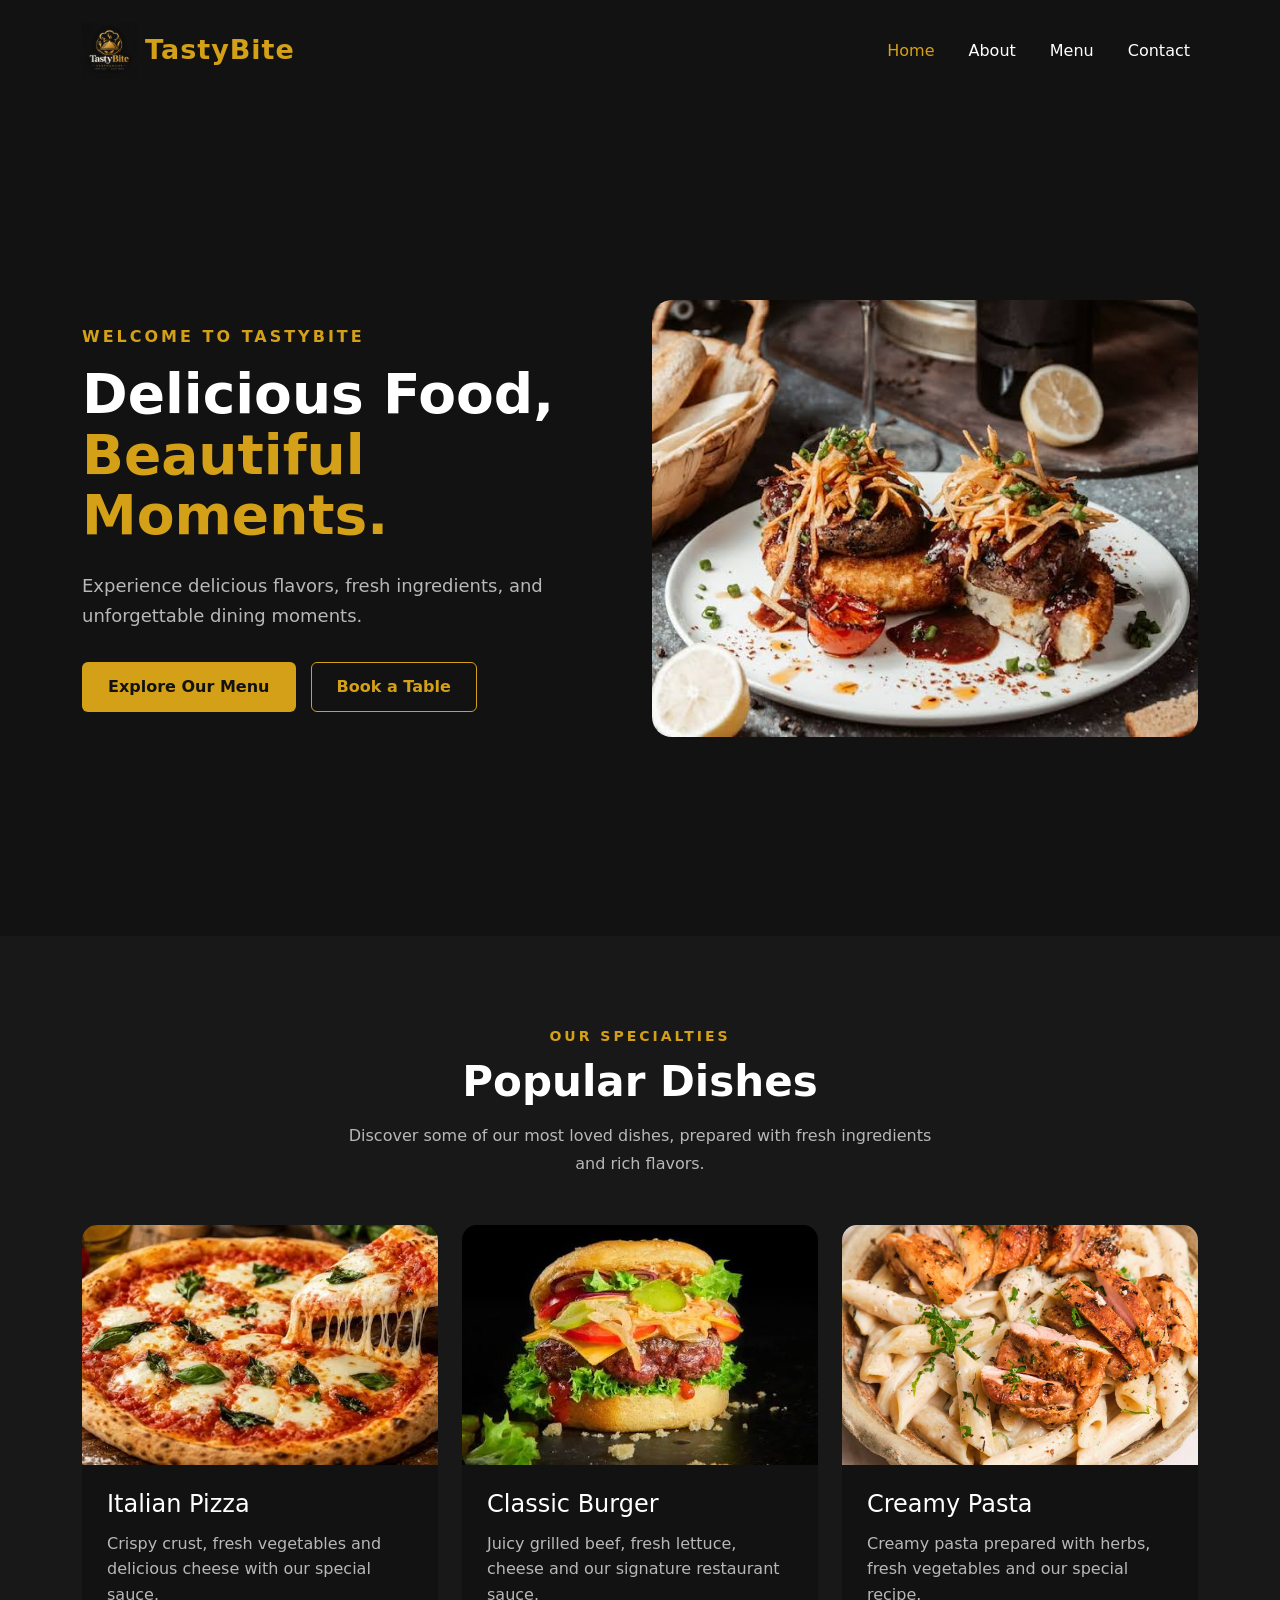
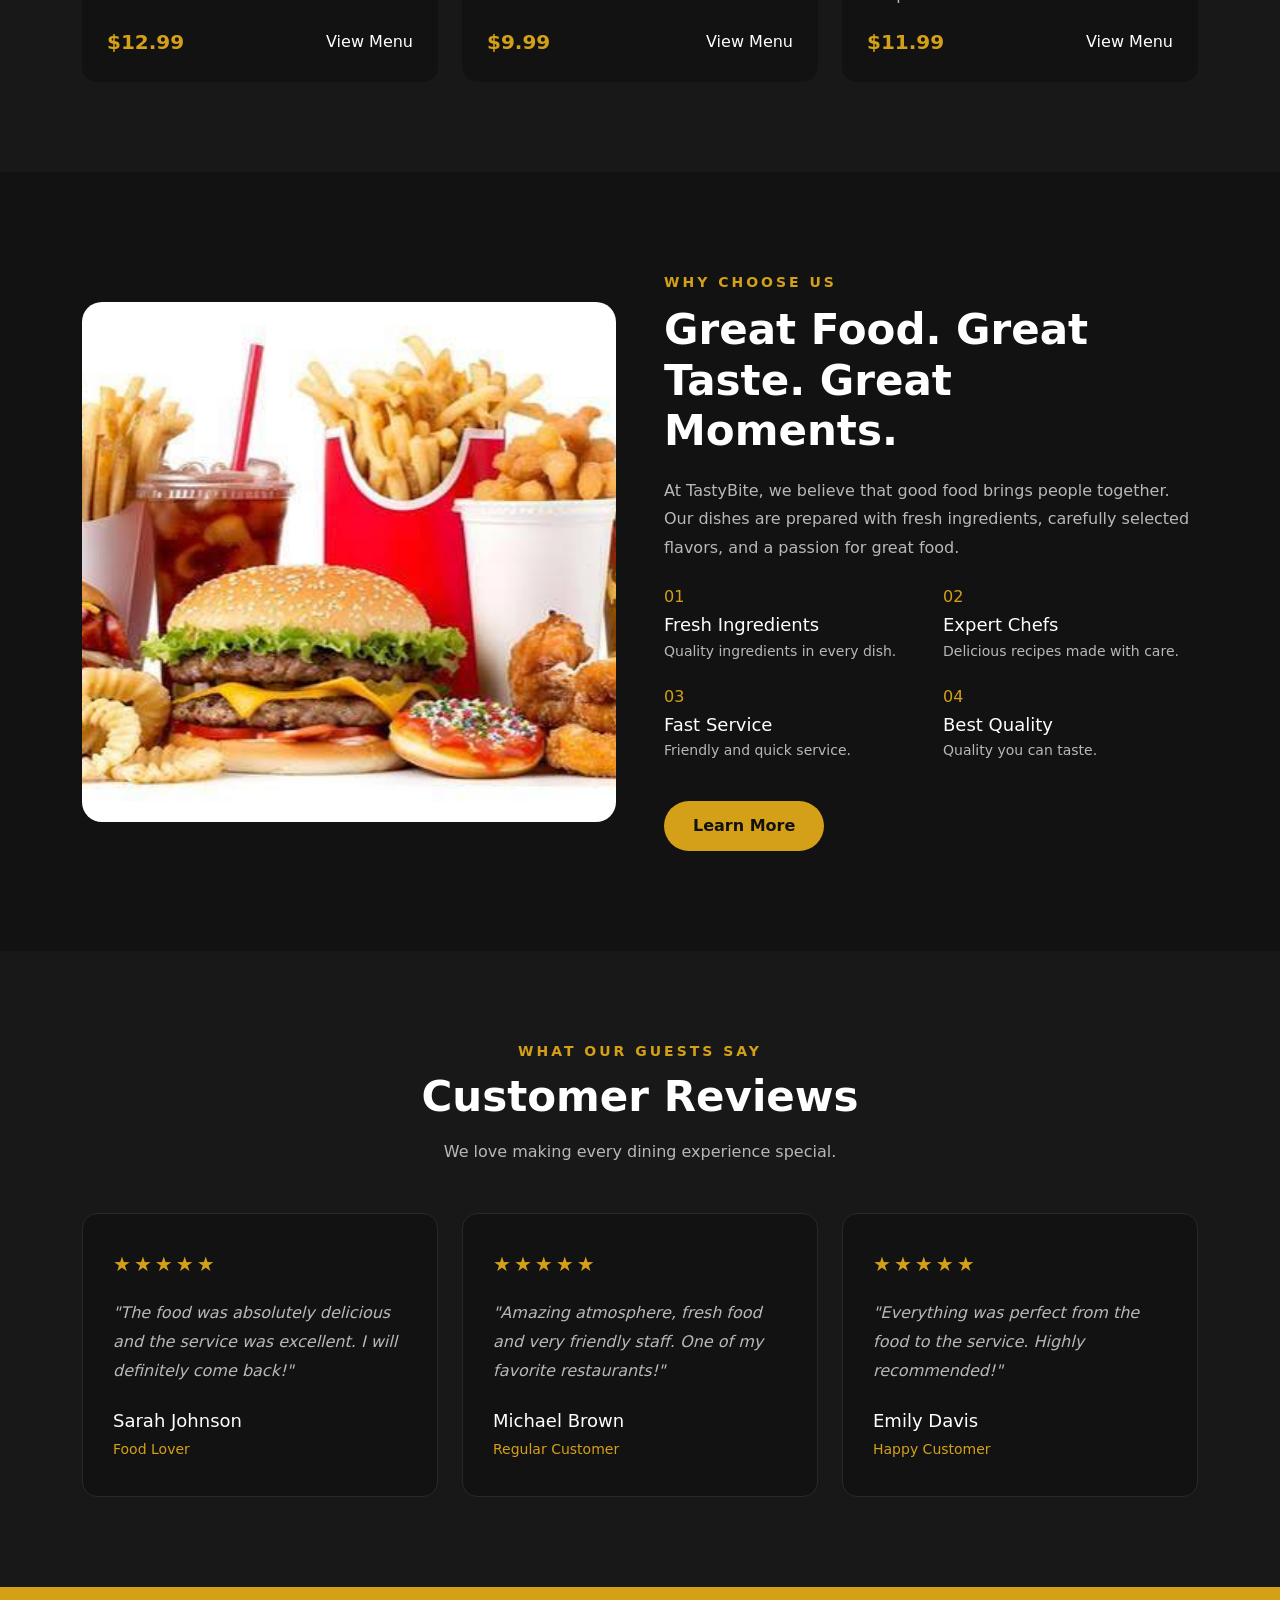
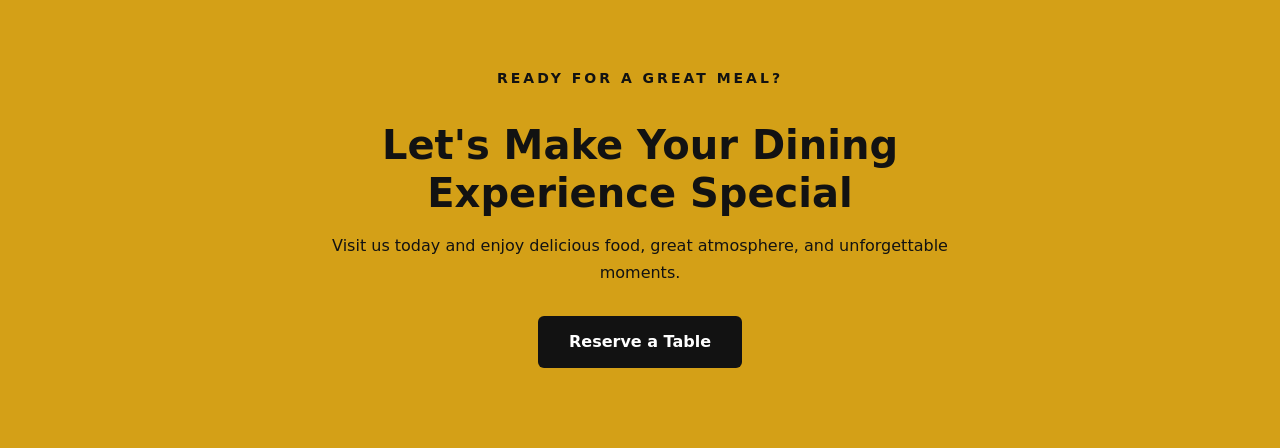
<file: index.html>
<!DOCTYPE html>
<html lang="en">
<head>
    <meta charset="UTF-8">
    <meta name="viewport" content="width=device-width, initial-scale=1.0">

    <title>Restaurant | Home</title>

    <!-- Bootstrap CSS -->
    <link href="https://cdn.jsdelivr.net/npm/bootstrap@5.3.3/dist/css/bootstrap.min.css" rel="stylesheet">

    <!-- Custom CSS -->
    <link rel="stylesheet" href="style.css">
</head>

<body>

    <nav class="navbar navbar-expand-lg navbar-dark custom-navbar">
        <div class="container">
    
            <a class="navbar-brand d-flex align-items-center" href="index.html">
                <img src="ChatGPT Image Sep 8, 2026, 05_13_17 AM.png" alt="TastyBite Logo" class="logo">
                <span class="brand-name">TastyBite</span>
            </a>
    
            <button class="navbar-toggler" type="button"
                data-bs-toggle="collapse"
                data-bs-target="#navbarNav">
                <span class="navbar-toggler-icon"></span>
            </button>
    
            <div class="collapse navbar-collapse" id="navbarNav">
    
                <ul class="navbar-nav ms-auto">
    
                    <li class="nav-item">
                        <a class="nav-link active" href="index.html">Home</a>
                    </li>
    
                    <li class="nav-item">
                        <a class="nav-link" href="about.html">About</a>
                    </li>
    
                    <li class="nav-item">
                        <a class="nav-link" href="menu.html">Menu</a>
                    </li>
    
                    <li class="nav-item">
                        <a class="nav-link" href="contact.html">Contact</a>
                    </li>
    
                </ul>
    
            </div>
        </div>
    </nav>
    <section class="hero-section">
        <div class="container">
            <div class="row align-items-center min-vh-75">
    
                <div class="col-lg-6">
                    <p class="hero-subtitle">WELCOME TO TASTYBITE</p>
    
                    <h1 class="hero-title">
                        Delicious Food,
                        <span>Beautiful Moments.</span>
                    </h1>
    
                    <p class="hero-text">
                        Experience delicious flavors, fresh ingredients,
                        and unforgettable dining moments.
                    </p>
    
                    <a href="menu.html" class="btn hero-btn">
                        Explore Our Menu
                    </a>
    
                    <a href="contact.html" class="btn hero-btn-outline">
                        Book a Table
                    </a>
                </div>
    
                <div class="col-lg-6 text-center">
                    <img src="food.jpg"
                         alt="Delicious restaurant food"
                         class="img-fluid hero-image">
                </div>
    
            </div>
        </div>
    </section>
    <section class="popular-section">
        <div class="container">
    
            <div class="section-heading text-center">
                <p>OUR SPECIALTIES</p>
                <h2>Popular Dishes</h2>
                <p class="section-text">
                    Discover some of our most loved dishes, prepared with
                    fresh ingredients and rich flavors.
                </p>
            </div>
    
            <div class="row g-4 mt-4">
    
                <!-- Dish 1 -->
                <div class="col-md-6 col-lg-4">
                    <div class="food-card">
    
                        <img src="ittalian pizza.jpg"
                             alt="Italian Pizza"
                             class="food-image">
    
                        <div class="food-content">
                            <h3>Italian Pizza</h3>
                            <p>
                                Crispy crust, fresh vegetables and delicious
                                cheese with our special sauce.
                            </p>
    
                            <div class="food-bottom">
                                <span>$12.99</span>
                                <a href="menu.html">View Menu</a>
                            </div>
                        </div>
    
                    </div>
                </div>
    
                <!-- Dish 2 -->
                <div class="col-md-6 col-lg-4">
                    <div class="food-card">
    
                        <img src="classic burger.jpg"
                             alt="Classic Burger"
                             class="food-image">
    
                        <div class="food-content">
                            <h3>Classic Burger</h3>
                            <p>
                                Juicy grilled beef, fresh lettuce, cheese
                                and our signature restaurant sauce.
                            </p>
    
                            <div class="food-bottom">
                                <span>$9.99</span>
                                <a href="menu.html">View Menu</a>
                            </div>
                        </div>
    
                    </div>
                </div>
    
                <!-- Dish 3 -->
                <div class="col-md-6 col-lg-4">
                    <div class="food-card">
    
                        <img src="creamy pasta.jpg"
                             alt="Creamy Pasta"
                             class="food-image">
    
                        <div class="food-content">
                            <h3>Creamy Pasta</h3>
                            <p>
                                Creamy pasta prepared with herbs, fresh
                                vegetables and our special recipe.
                            </p>
    
                            <div class="food-bottom">
                                <span>$11.99</span>
                                <a href="menu.html">View Menu</a>
                            </div>
                        </div>
    
                    </div>
                </div>
    
            </div>
        </div>
    </section>

    <section class="about-section">
        <div class="container">
            <div class="row align-items-center g-5">
    
                <div class="col-lg-6">
                    <img src="fast food.jpg"
                         alt="Fresh food at TastyBite"
                         class="img-fluid about-image">
                </div>
    
                <div class="col-lg-6">
                    <p class="about-subtitle">WHY CHOOSE US</p>
    
                    <h2 class="about-title">
                        Great Food. Great Taste. Great Moments.
                    </h2>
    
                    <p class="about-text">
                        At TastyBite, we believe that good food brings people
                        together. Our dishes are prepared with fresh ingredients,
                        carefully selected flavors, and a passion for great food.
                    </p>
    
                    <div class="row mt-4">
    
                        <div class="col-6">
                            <div class="feature-box">
                                <h4>01</h4>
                                <h3>Fresh Ingredients</h3>
                                <p>
                                    Quality ingredients in every dish.
                                </p>
                            </div>
                        </div>
    
                        <div class="col-6">
                            <div class="feature-box">
                                <h4>02</h4>
                                <h3>Expert Chefs</h3>
                                <p>
                                    Delicious recipes made with care.
                                </p>
                            </div>
                        </div>
    
                        <div class="col-6">
                            <div class="feature-box">
                                <h4>03</h4>
                                <h3>Fast Service</h3>
                                <p>
                                    Friendly and quick service.
                                </p>
                            </div>
                        </div>
    
                        <div class="col-6">
                            <div class="feature-box">
                                <h4>04</h4>
                                <h3>Best Quality</h3>
                                <p>
                                    Quality you can taste.
                                </p>
                            </div>
                        </div>
    
                    </div>
    
                    <a href="about.html" class="btn about-btn">
                        Learn More
                    </a>
    
                </div>
    
            </div>
        </div>
    </section>


    <section class="reviews-section">
        <div class="container">
    
            <div class="section-heading text-center">
                <p>WHAT OUR GUESTS SAY</p>
                <h2>Customer Reviews</h2>
                <p class="section-text">
                    We love making every dining experience special.
                </p>
            </div>
    
            <div class="row g-4 mt-4">
    
                <!-- Review 1 -->
                <div class="col-md-6 col-lg-4">
                    <div class="review-card">
    
                        <div class="stars">
                            ★★★★★
                        </div>
    
                        <p class="review-text">
                            "The food was absolutely delicious and the
                            service was excellent. I will definitely come back!"
                        </p>
    
                        <h4>Sarah Johnson</h4>
                        <span>Food Lover</span>
    
                    </div>
                </div>
    
                <!-- Review 2 -->
                <div class="col-md-6 col-lg-4">
                    <div class="review-card">
    
                        <div class="stars">
                            ★★★★★
                        </div>
    
                        <p class="review-text">
                            "Amazing atmosphere, fresh food and very friendly
                            staff. One of my favorite restaurants!"
                        </p>
    
                        <h4>Michael Brown</h4>
                        <span>Regular Customer</span>
    
                    </div>
                </div>
    
                <!-- Review 3 -->
                <div class="col-md-6 col-lg-4">
                    <div class="review-card">
    
                        <div class="stars">
                            ★★★★★
                        </div>
    
                        <p class="review-text">
                            "Everything was perfect from the food to the
                            service. Highly recommended!"
                        </p>
    
                        <h4>Emily Davis</h4>
                        <span>Happy Customer</span>
    
                    </div>
                </div>
    
            </div>
        </div>
    </section>
    <section class="cta-section">
        <div class="container text-center">
    
            <p class="cta-subtitle">READY FOR A GREAT MEAL?</p>
    
            <h2>Let's Make Your Dining Experience Special</h2>
    
            <p>
                Visit us today and enjoy delicious food,
                great atmosphere, and unforgettable moments.
            </p>
    
            <a href="contact.html" class="btn cta-btn">
                Reserve a Table
            </a>
    
        </div>
    </section>


    <!-- Bootstrap JS -->
    <script src="https://cdn.jsdelivr.net/npm/bootstrap@5.3.3/dist/js/bootstrap.bundle.min.js"></script>

    <!-- Custom JS -->
    <script src="script.js"></script>

</body>
</html>
</file>
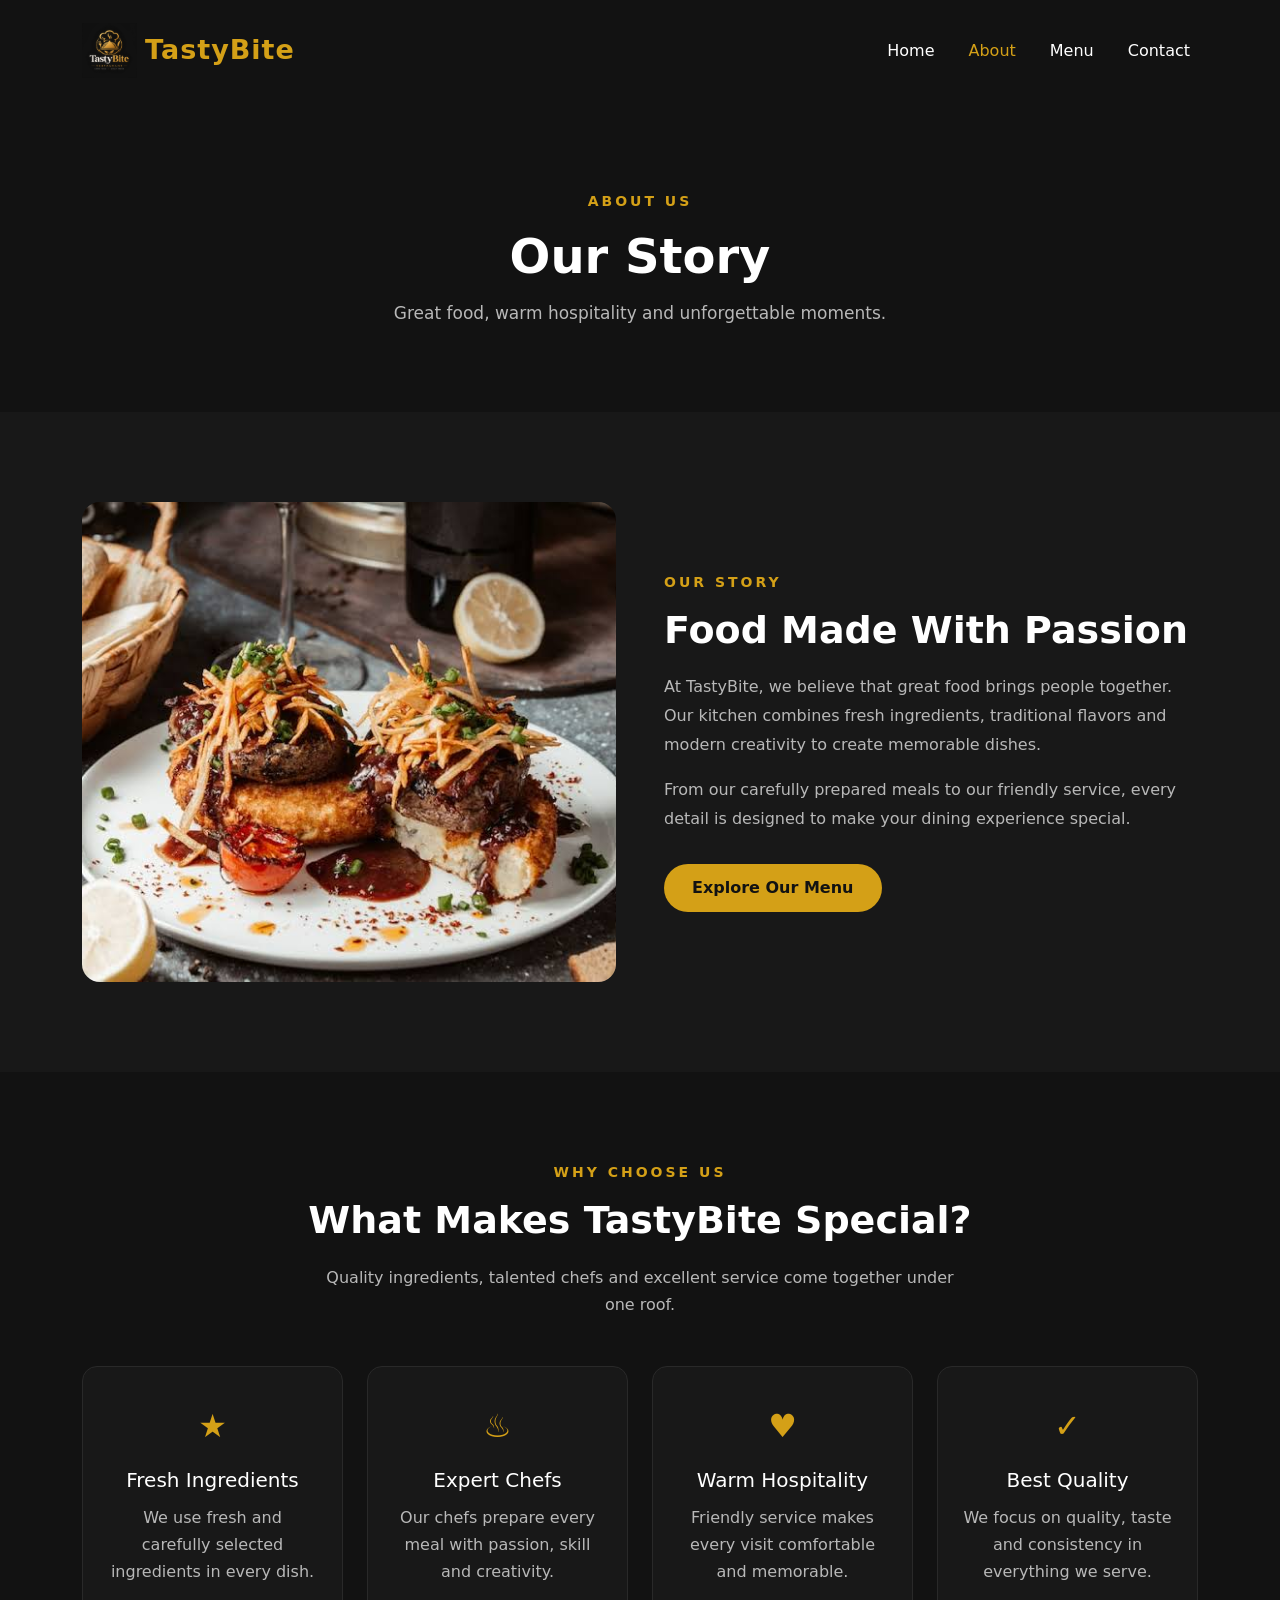
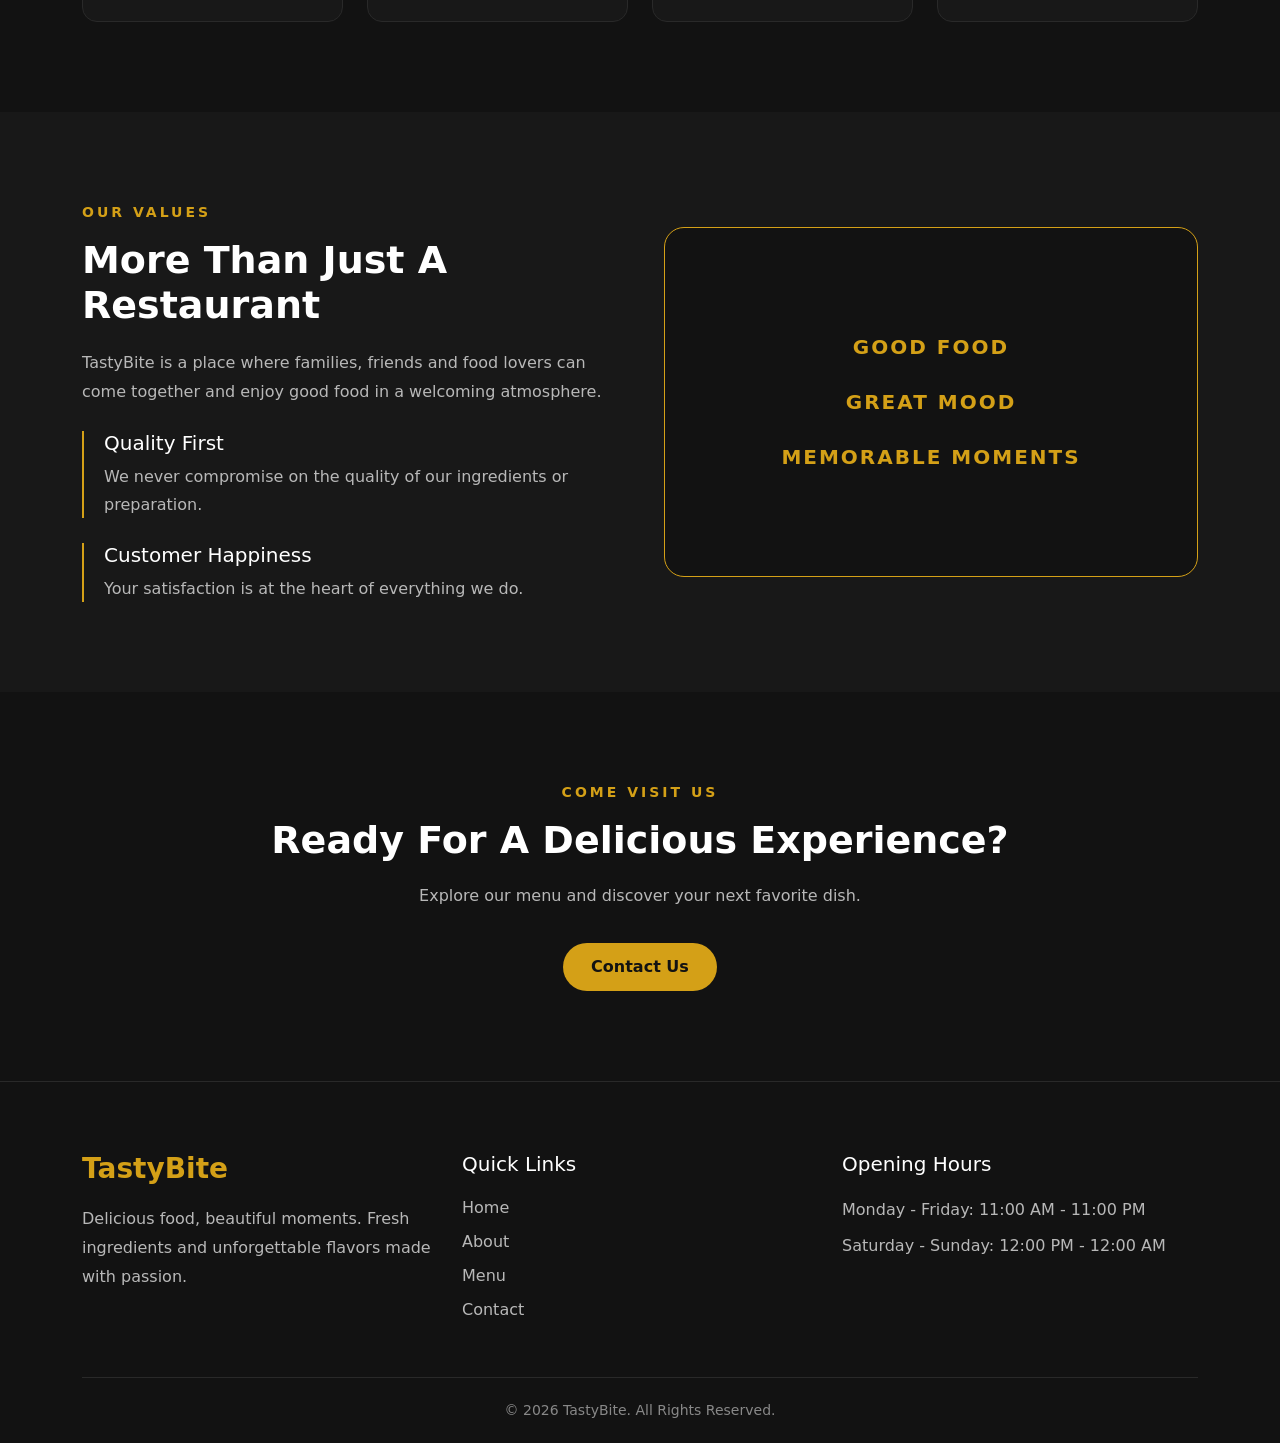
<file: about.html>
<!DOCTYPE html>
<html lang="en">

<head>
    <meta charset="UTF-8">
    <meta name="viewport" content="width=device-width, initial-scale=1.0">

    <title>TastyBite | About Us</title>

    <!-- Bootstrap CSS -->
    <link href="https://cdn.jsdelivr.net/npm/bootstrap@5.3.3/dist/css/bootstrap.min.css" rel="stylesheet">

    <!-- Custom CSS -->
    <link rel="stylesheet" href="style.css">
</head>

<body>

    <!-- Navbar -->
    <nav class="navbar navbar-expand-lg navbar-dark custom-navbar">

        <div class="container">

            <a class="navbar-brand d-flex align-items-center" href="index.html">

                <img src="ChatGPT Image Sep 8, 2026, 05_13_17 AM.png"
                     alt="TastyBite Logo"
                     class="logo">

                <span class="brand-name">TastyBite</span>

            </a>
            <button class="navbar-toggler"
                    type="button"
                    data-bs-toggle="collapse"
                    data-bs-target="#navbarNav"
                    aria-controls="navbarNav"
                    aria-expanded="false"
                    aria-label="Toggle navigation">

                <span class="navbar-toggler-icon"></span>

            </button>

            <div class="collapse navbar-collapse" id="navbarNav">

                <ul class="navbar-nav ms-auto">

                    <li class="nav-item">
                        <a class="nav-link" href="index.html">Home</a>
                    </li>

                    <li class="nav-item">
                        <a class="nav-link active" href="about.html">About</a>
                    </li>

                    <li class="nav-item">
                        <a class="nav-link" href="menu.html">Menu</a>
                    </li>

                    <li class="nav-item">
                        <a class="nav-link" href="contact.html">Contact</a>
                    </li>

                </ul>

            </div>

        </div>

    </nav>


    <!-- About Header -->
    <section class="about-header">

        <div class="container text-center">

            <p>ABOUT US</p>

            <h1>Our Story</h1>

            <p class="about-header-text">
                Great food, warm hospitality and unforgettable moments.
            </p>

        </div>

    </section>


    <!-- Our Story -->
    <section class="about-story">

        <div class="container">

            <div class="row align-items-center g-5">

                <div class="col-lg-6">

                    <img src="food.jpg"
                         alt="Delicious TastyBite Food"
                         class="about-story-img">

                </div>

                <div class="col-lg-6">

                    <p class="section-label">OUR STORY</p>

                    <h2>Food Made With Passion</h2>

                    <p>
                        At TastyBite, we believe that great food brings
                        people together. Our kitchen combines fresh
                        ingredients, traditional flavors and modern
                        creativity to create memorable dishes.
                    </p>

                    <p>
                        From our carefully prepared meals to our friendly
                        service, every detail is designed to make your
                        dining experience special.
                    </p>

                    <a href="menu.html" class="about-btn">
                        Explore Our Menu
                    </a>

                </div>

            </div>

        </div>

    </section>


    <!-- Why Choose Us -->
    <section class="why-us">

        <div class="container">

            <div class="text-center mb-5">

                <p class="section-label">WHY CHOOSE US</p>

                <h2>What Makes TastyBite Special?</h2>

                <p class="section-description">
                    Quality ingredients, talented chefs and excellent
                    service come together under one roof.
                </p>

            </div>


            <div class="row g-4">


                <!-- Feature 1 -->
                <div class="col-md-6 col-lg-3">

                    <div class="about-feature">

                        <div class="feature-icon">
                            ★
                        </div>

                        <h3>Fresh Ingredients</h3>

                        <p>
                            We use fresh and carefully selected
                            ingredients in every dish.
                        </p>

                    </div>

                </div>


                <!-- Feature 2 -->
                <div class="col-md-6 col-lg-3">

                    <div class="about-feature">

                        <div class="feature-icon">
                            ♨
                        </div>

                        <h3>Expert Chefs</h3>

                        <p>
                            Our chefs prepare every meal with
                            passion, skill and creativity.
                        </p>

                    </div>

                </div>


                <!-- Feature 3 -->
                <div class="col-md-6 col-lg-3">

                    <div class="about-feature">

                        <div class="feature-icon">
                            ♥
                        </div>

                        <h3>Warm Hospitality</h3>

                        <p>
                            Friendly service makes every visit
                            comfortable and memorable.
                        </p>

                    </div>

                </div>


                <!-- Feature 4 -->
                <div class="col-md-6 col-lg-3">

                    <div class="about-feature">

                        <div class="feature-icon">
                            ✓
                        </div>

                        <h3>Best Quality</h3>

                        <p>
                            We focus on quality, taste and consistency
                            in everything we serve.
                        </p>

                    </div>

                </div>


            </div>

        </div>

    </section>


    <!-- Restaurant Values -->
    <section class="our-values">

        <div class="container">

            <div class="row align-items-center g-5">

                <div class="col-lg-6">

                    <p class="section-label">OUR VALUES</p>

                    <h2>More Than Just A Restaurant</h2>

                    <p>
                        TastyBite is a place where families, friends and
                        food lovers can come together and enjoy good food
                        in a welcoming atmosphere.
                    </p>

                    <div class="value-item">

                        <h4>Quality First</h4>

                        <p>
                            We never compromise on the quality of our
                            ingredients or preparation.
                        </p>

                    </div>

                    <div class="value-item">

                        <h4>Customer Happiness</h4>

                        <p>
                            Your satisfaction is at the heart of
                            everything we do.
                        </p>

                    </div>

                </div>


                <div class="col-lg-6">

                    <div class="value-box">

                        <span>GOOD FOOD</span>

                        <span>GREAT MOOD</span>

                        <span>MEMORABLE MOMENTS</span>

                    </div>

                </div>

            </div>

        </div>

    </section>


    <!-- CTA -->
    <section class="about-cta">

        <div class="container text-center">

            <p class="section-label">COME VISIT US</p>

            <h2>Ready For A Delicious Experience?</h2>

            <p>
                Explore our menu and discover your next favorite dish.
            </p>

            <a href="contact.html" class="about-btn">
                Contact Us
            </a>

        </div>

    </section>


    <!-- Footer -->
    <footer class="site-footer">

        <div class="container">

            <div class="row g-4">

                <div class="col-lg-4 col-md-6">

                    <h3 class="footer-logo">TastyBite</h3>

                    <p>
                        Delicious food, beautiful moments.
                        Fresh ingredients and unforgettable flavors
                        made with passion.
                    </p>

                </div>


                <div class="col-lg-4 col-md-6">

                    <h4>Quick Links</h4>

                    <ul class="footer-links">

                        <li><a href="index.html">Home</a></li>
                        <li><a href="about.html">About</a></li>
                        <li><a href="menu.html">Menu</a></li>
                        <li><a href="contact.html">Contact</a></li>

                    </ul>

                </div>


                <div class="col-lg-4 col-md-6">

                    <h4>Opening Hours</h4>

                    <p>Monday - Friday: 11:00 AM - 11:00 PM</p>

                    <p>Saturday - Sunday: 12:00 PM - 12:00 AM</p>

                </div>

            </div>


            <div class="footer-bottom">

                <p>
                    © 2026 TastyBite. All Rights Reserved.
                </p>

            </div>

        </div>

    </footer>


    <!-- Bootstrap JS -->
    <script src="https://cdn.jsdelivr.net/npm/bootstrap@5.3.3/dist/js/bootstrap.bundle.min.js"></script>

    <!-- Custom JS -->
    <script src="script.js"></script>

</body>

</html>
</file>
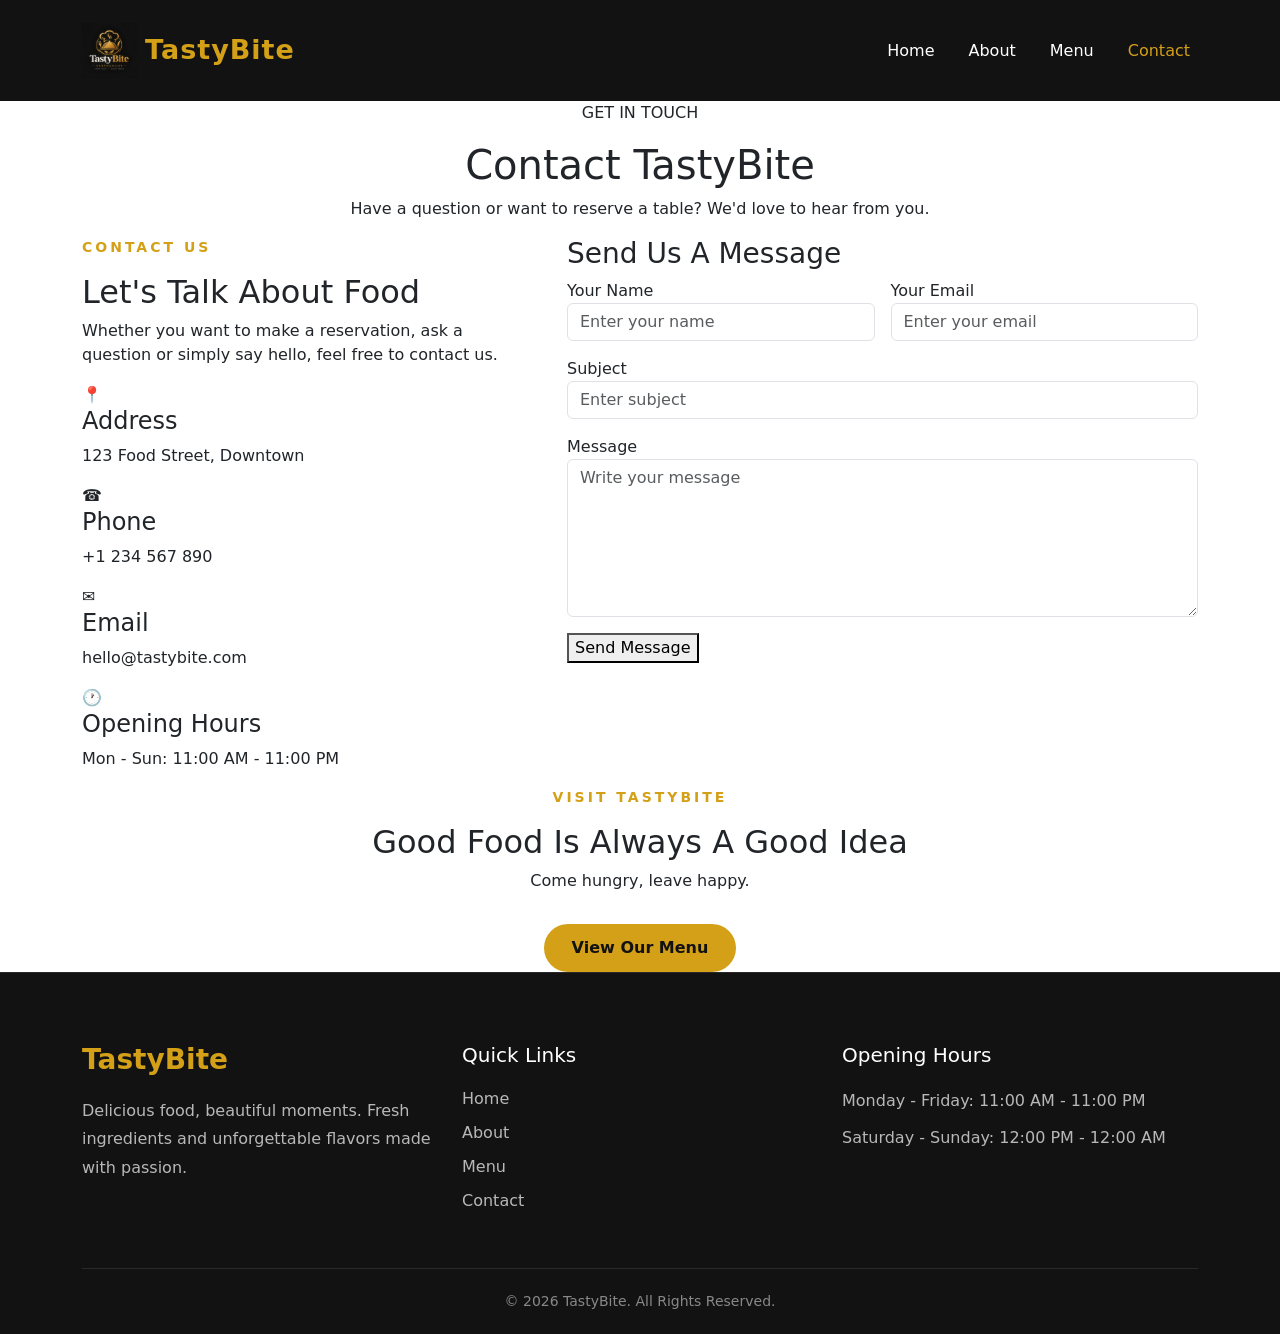
<file: contact.html>
<!DOCTYPE html>
<html lang="en">

<head>
    <meta charset="UTF-8">
    <meta name="viewport" content="width=device-width, initial-scale=1.0">

    <title>TastyBite | Contact</title>

    <!-- Bootstrap CSS -->
    <link href="https://cdn.jsdelivr.net/npm/bootstrap@5.3.3/dist/css/bootstrap.min.css" rel="stylesheet">

    <!-- Custom CSS -->
    <link rel="stylesheet" href="style.css">
</head>

<body>

    <!-- Navbar -->
    <nav class="navbar navbar-expand-lg navbar-dark custom-navbar">

        <div class="container">

            <a class="navbar-brand d-flex align-items-center" href="index.html">

                <img src="ChatGPT Image Sep 8, 2026, 05_13_17 AM.png"
                     alt="TastyBite Logo"
                     class="logo">

                <span class="brand-name">TastyBite</span>

            </a>

            <button class="navbar-toggler"
                    type="button"
                    data-bs-toggle="collapse"
                    data-bs-target="#navbarNav">

                <span class="navbar-toggler-icon"></span>

            </button>

            <div class="collapse navbar-collapse" id="navbarNav">

                <ul class="navbar-nav ms-auto">

                    <li class="nav-item">
                        <a class="nav-link" href="index.html">Home</a>
                    </li>

                    <li class="nav-item">
                        <a class="nav-link" href="about.html">About</a>
                    </li>

                    <li class="nav-item">
                        <a class="nav-link" href="menu.html">Menu</a>
                    </li>

                    <li class="nav-item">
                        <a class="nav-link active" href="contact.html">Contact</a>
                    </li>

                </ul>

            </div>

        </div>

    </nav>


    <!-- Contact Header -->
    <section class="contact-header">

        <div class="container text-center">

            <p>GET IN TOUCH</p>

            <h1>Contact TastyBite</h1>

            <p class="contact-header-text">
                Have a question or want to reserve a table?
                We'd love to hear from you.
            </p>

        </div>

    </section>


    <!-- Contact Section -->
    <section class="contact-section">

        <div class="container">

            <div class="row g-5">


                <!-- Contact Information -->
                <div class="col-lg-5">

                    <p class="section-label">CONTACT US</p>

                    <h2>Let's Talk About Food</h2>

                    <p class="contact-intro">
                        Whether you want to make a reservation,
                        ask a question or simply say hello,
                        feel free to contact us.
                    </p>


                    <div class="contact-info">

                        <div class="contact-item">

                            <div class="contact-icon">
                                📍
                            </div>

                            <div>
                                <h4>Address</h4>
                                <p>123 Food Street, Downtown</p>
                            </div>

                        </div>


                        <div class="contact-item">

                            <div class="contact-icon">
                                ☎
                            </div>

                            <div>
                                <h4>Phone</h4>
                                <p>+1 234 567 890</p>
                            </div>

                        </div>


                        <div class="contact-item">

                            <div class="contact-icon">
                                ✉
                            </div>

                            <div>
                                <h4>Email</h4>
                                <p>hello@tastybite.com</p>
                            </div>

                        </div>


                        <div class="contact-item">

                            <div class="contact-icon">
                                🕐
                            </div>

                            <div>
                                <h4>Opening Hours</h4>
                                <p>Mon - Sun: 11:00 AM - 11:00 PM</p>
                            </div>

                        </div>

                    </div>

                </div>


                <!-- Contact Form -->
                <div class="col-lg-7">

                    <div class="contact-form-box">

                        <h3>Send Us A Message</h3>

                        <form>

                            <div class="row g-3">

                                <div class="col-md-6">

                                    <label for="name">Your Name</label>

                                    <input type="text"
                                           id="name"
                                           class="form-control"
                                           placeholder="Enter your name">

                                </div>


                                <div class="col-md-6">

                                    <label for="email">Your Email</label>

                                    <input type="email"
                                           id="email"
                                           class="form-control"
                                           placeholder="Enter your email">

                                </div>


                                <div class="col-12">

                                    <label for="subject">Subject</label>

                                    <input type="text"
                                           id="subject"
                                           class="form-control"
                                           placeholder="Enter subject">

                                </div>


                                <div class="col-12">

                                    <label for="message">Message</label>

                                    <textarea id="message"
                                              class="form-control"
                                              rows="6"
                                              placeholder="Write your message"></textarea>

                                </div>


                                <div class="col-12">

                                    <button type="submit"
                                            class="contact-btn">
                                        Send Message
                                    </button>

                                </div>

                            </div>

                        </form>

                    </div>

                </div>

            </div>

        </div>

    </section>


    <!-- CTA -->
    <section class="contact-cta">

        <div class="container text-center">

            <p class="section-label">VISIT TASTYBITE</p>

            <h2>Good Food Is Always A Good Idea</h2>

            <p>
                Come hungry, leave happy.
            </p>

            <a href="menu.html" class="about-btn">
                View Our Menu
            </a>

        </div>

    </section>


    <!-- Footer -->
    <footer class="site-footer">

        <div class="container">

            <div class="row g-4">

                <div class="col-lg-4 col-md-6">

                    <h3 class="footer-logo">TastyBite</h3>

                    <p>
                        Delicious food, beautiful moments.
                        Fresh ingredients and unforgettable flavors
                        made with passion.
                    </p>

                </div>


                <div class="col-lg-4 col-md-6">

                    <h4>Quick Links</h4>

                    <ul class="footer-links">

                        <li><a href="index.html">Home</a></li>
                        <li><a href="about.html">About</a></li>
                        <li><a href="menu.html">Menu</a></li>
                        <li><a href="contact.html">Contact</a></li>

                    </ul>

                </div>


                <div class="col-lg-4 col-md-6">

                    <h4>Opening Hours</h4>

                    <p>Monday - Friday: 11:00 AM - 11:00 PM</p>

                    <p>Saturday - Sunday: 12:00 PM - 12:00 AM</p>

                </div>

            </div>


            <div class="footer-bottom">

                <p>
                    © 2026 TastyBite. All Rights Reserved.
                </p>

            </div>

        </div>

    </footer>


    <!-- Bootstrap JS -->
    <script src="https://cdn.jsdelivr.net/npm/bootstrap@5.3.3/dist/js/bootstrap.bundle.min.js"></script>

    <!-- Custom JS -->
    <script src="script.js"></script>

</body>

</html>
</file>
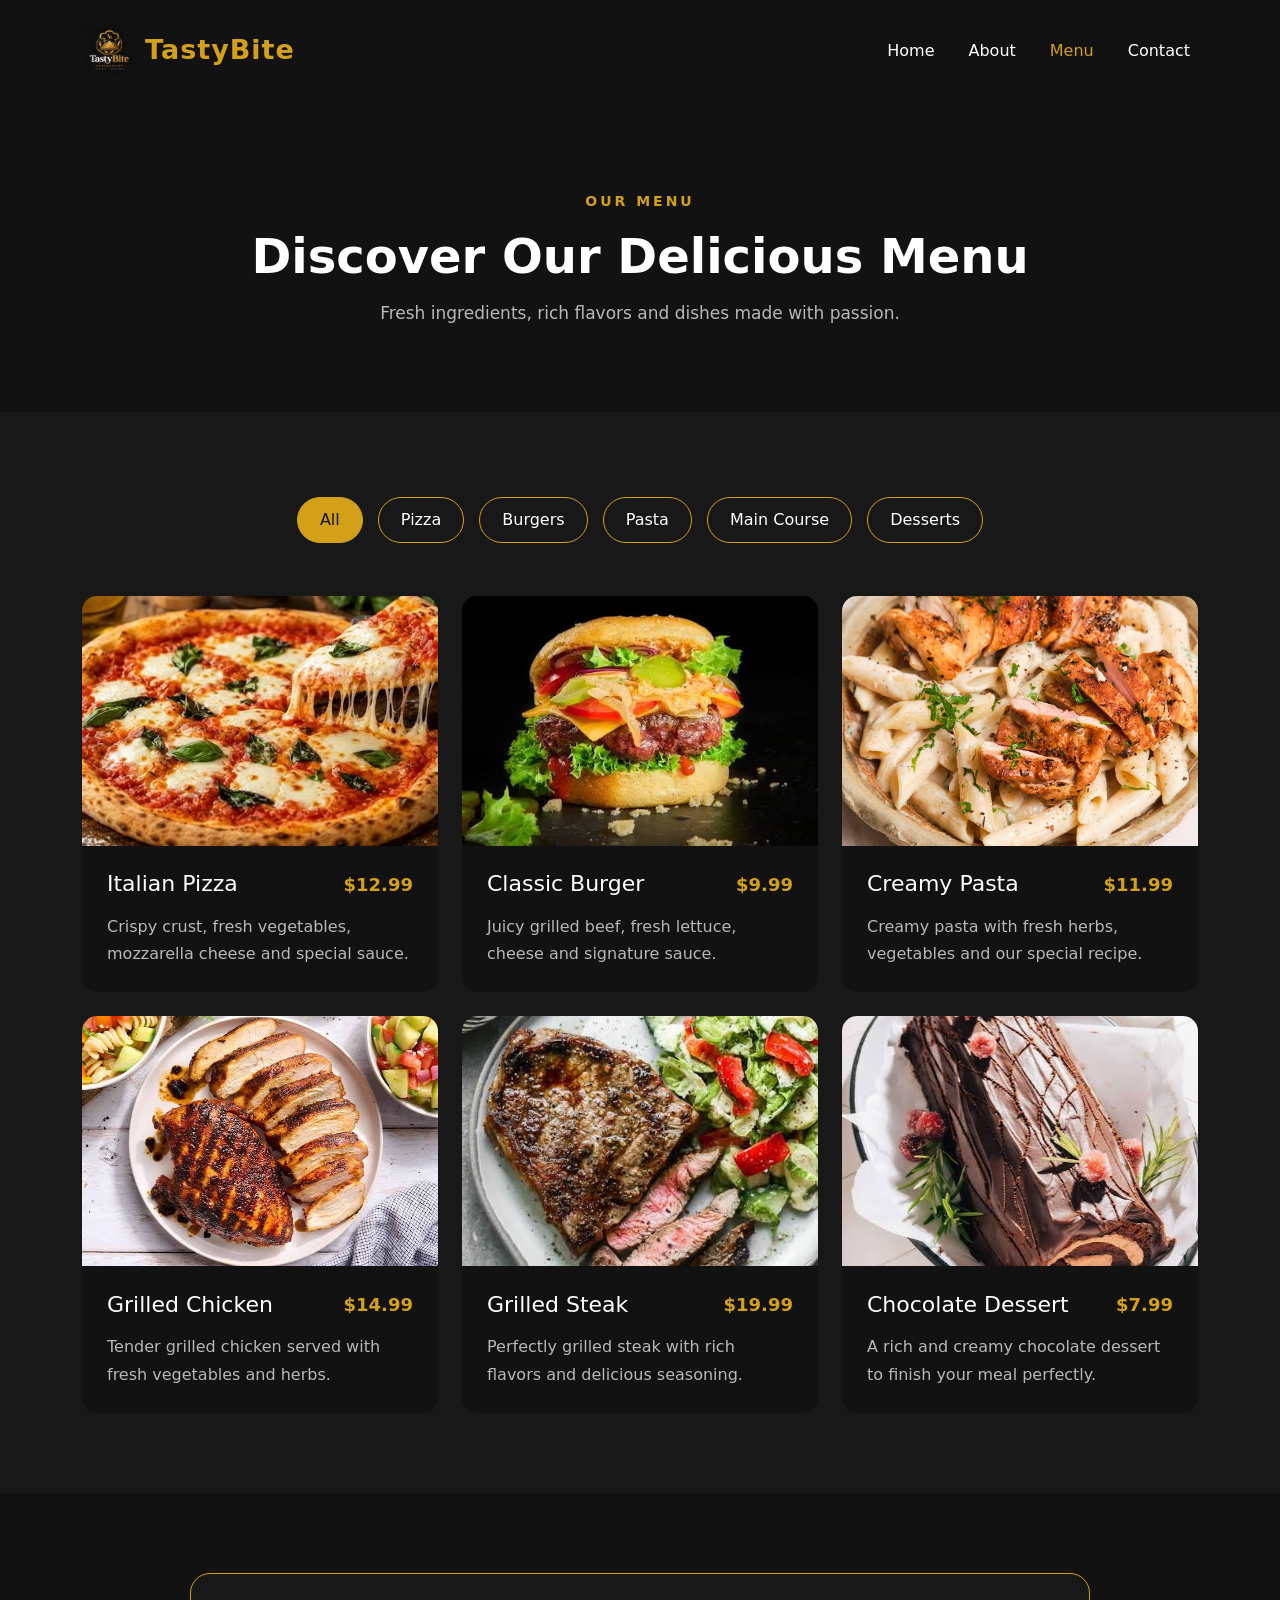
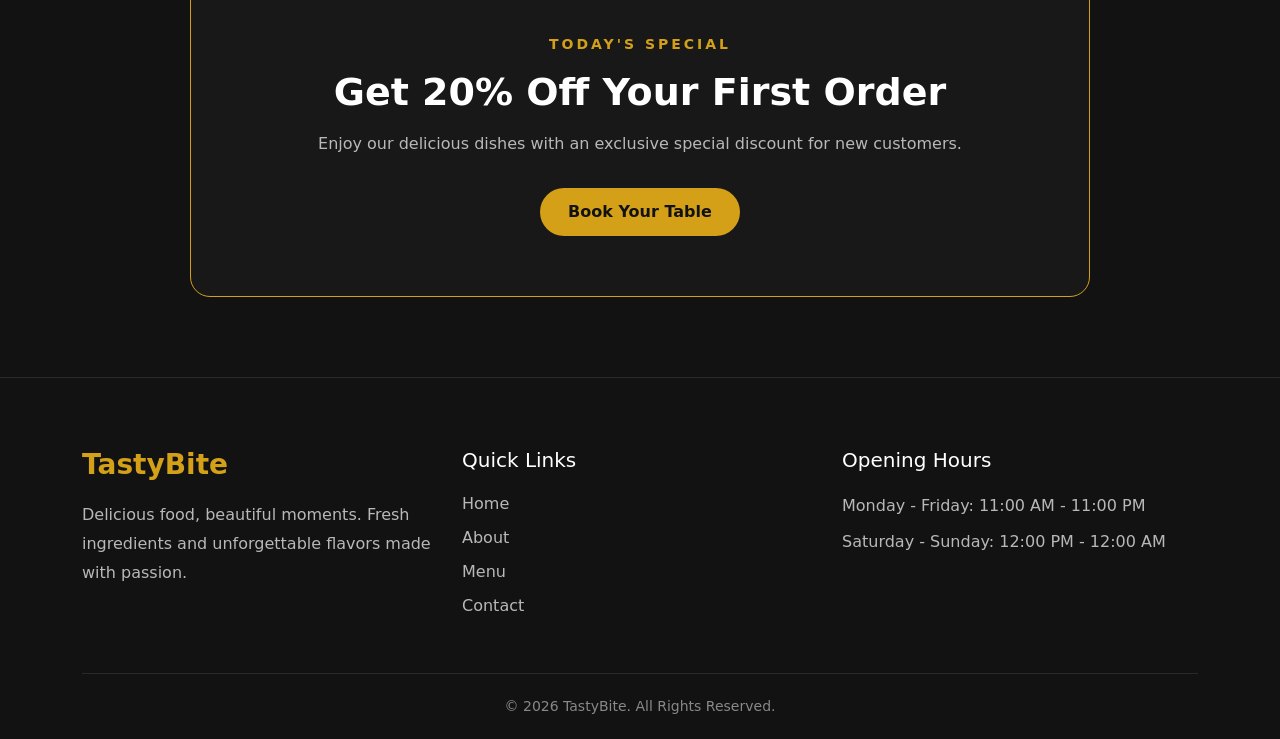
<file: menu.html>
<!DOCTYPE html>
<html lang="en">

<head>
    <meta charset="UTF-8">
    <meta name="viewport" content="width=device-width, initial-scale=1.0">

    <title>TastyBite | Menu</title>

    <!-- Bootstrap CSS -->
    <link href="https://cdn.jsdelivr.net/npm/bootstrap@5.3.3/dist/css/bootstrap.min.css" rel="stylesheet">

    <!-- Custom CSS -->
    <link rel="stylesheet" href="style.css">
</head>

<body>

    <!-- Navbar -->
    <nav class="navbar navbar-expand-lg navbar-dark custom-navbar">

        <div class="container">

            <a class="navbar-brand d-flex align-items-center" href="index.html">

                <img src="ChatGPT Image Sep 8, 2026, 05_13_17 AM.png"
                     alt="TastyBite Logo"
                     class="logo">

                <span class="brand-name">TastyBite</span>

            </a>

            <button class="navbar-toggler"
                    type="button"
                    data-bs-toggle="collapse"
                    data-bs-target="#navbarNav"
                    aria-controls="navbarNav"
                    aria-expanded="false"
                    aria-label="Toggle navigation">

                <span class="navbar-toggler-icon"></span>

            </button>

            <div class="collapse navbar-collapse" id="navbarNav">

                <ul class="navbar-nav ms-auto">

                    <li class="nav-item">
                        <a class="nav-link" href="index.html">Home</a>
                    </li>

                    <li class="nav-item">
                        <a class="nav-link" href="about.html">About</a>
                    </li>

                    <li class="nav-item">
                        <a class="nav-link active" href="menu.html">Menu</a>
                    </li>

                    <li class="nav-item">
                        <a class="nav-link" href="contact.html">Contact</a>
                    </li>

                </ul>

            </div>

        </div>

    </nav>


    <!-- Menu Header -->
    <section class="menu-header">

        <div class="container text-center">

            <p>OUR MENU</p>

            <h1>Discover Our Delicious Menu</h1>

            <p class="menu-header-text">
                Fresh ingredients, rich flavors and dishes made
                with passion.
            </p>

        </div>

    </section>


    <!-- Menu Items -->
    <section class="menu-section">

        <div class="container">

            <!-- Menu Filters -->
            <div class="menu-filters text-center mb-5">

                <button class="filter-btn active" data-filter="all">
                    All
                </button>

                <button class="filter-btn" data-filter="pizza">
                    Pizza
                </button>

                <button class="filter-btn" data-filter="burger">
                    Burgers
                </button>

                <button class="filter-btn" data-filter="pasta">
                    Pasta
                </button>

                <button class="filter-btn" data-filter="main-course">
                    Main Course
                </button>

                <button class="filter-btn" data-filter="dessert">
                    Desserts
                </button>

            </div>


            <!-- Menu Cards -->
            <div class="row g-4">


                <!-- Italian Pizza -->
                <div class="col-md-6 col-lg-4 menu-item pizza">

                    <div class="menu-card">

                        <img src="ittalian pizza.jpg"
                             alt="Italian Pizza">

                        <div class="menu-card-content">

                            <div class="menu-title">

                                <h3>Italian Pizza</h3>

                                <span>$12.99</span>

                            </div>

                            <p>
                                Crispy crust, fresh vegetables,
                                mozzarella cheese and special sauce.
                            </p>

                        </div>

                    </div>

                </div>


                <!-- Classic Burger -->
                <div class="col-md-6 col-lg-4 menu-item burger">

                    <div class="menu-card">

                        <img src="classic burger.jpg"
                             alt="Classic Burger">

                        <div class="menu-card-content">

                            <div class="menu-title">

                                <h3>Classic Burger</h3>

                                <span>$9.99</span>

                            </div>

                            <p>
                                Juicy grilled beef, fresh lettuce,
                                cheese and signature sauce.
                            </p>

                        </div>

                    </div>

                </div>


                <!-- Creamy Pasta -->
                <div class="col-md-6 col-lg-4 menu-item pasta">

                    <div class="menu-card">

                        <img src="creamy pasta.jpg"
                             alt="Creamy Pasta">

                        <div class="menu-card-content">

                            <div class="menu-title">

                                <h3>Creamy Pasta</h3>

                                <span>$11.99</span>

                            </div>

                            <p>
                                Creamy pasta with fresh herbs,
                                vegetables and our special recipe.
                            </p>

                        </div>

                    </div>

                </div>


                <!-- Grilled Chicken -->
                <div class="col-md-6 col-lg-4 menu-item main-course">

                    <div class="menu-card">

                        <img src="grilled chicken.jpg"
                             alt="Grilled Chicken">

                        <div class="menu-card-content">

                            <div class="menu-title">

                                <h3>Grilled Chicken</h3>

                                <span>$14.99</span>

                            </div>

                            <p>
                                Tender grilled chicken served with
                                fresh vegetables and herbs.
                            </p>

                        </div>

                    </div>

                </div>


                <!-- Grilled Steak -->
                <div class="col-md-6 col-lg-4 menu-item main-course">

                    <div class="menu-card">

                        <img src="Grilled Steak.jpg"
                             alt="Grilled Steak">

                        <div class="menu-card-content">

                            <div class="menu-title">

                                <h3>Grilled Steak</h3>

                                <span>$19.99</span>

                            </div>

                            <p>
                                Perfectly grilled steak with rich
                                flavors and delicious seasoning.
                            </p>

                        </div>

                    </div>

                </div>


                <!-- Chocolate Dessert -->
                <div class="col-md-6 col-lg-4 menu-item dessert">

                    <div class="menu-card">

                        <img src="Chocolate Dessert.jpg"
                             alt="Chocolate Dessert">

                        <div class="menu-card-content">

                            <div class="menu-title">

                                <h3>Chocolate Dessert</h3>

                                <span>$7.99</span>

                            </div>

                            <p>
                                A rich and creamy chocolate dessert
                                to finish your meal perfectly.
                            </p>

                        </div>

                    </div>

                </div>


            </div>

        </div>

    </section>

<!-- Special Offer -->
<section class="special-offer">

    <div class="container">

        <div class="offer-box text-center">

            <p class="offer-small">TODAY'S SPECIAL</p>

            <h2>Get 20% Off Your First Order</h2>

            <p>
                Enjoy our delicious dishes with an exclusive
                special discount for new customers.
            </p>

            <a href="contact.html" class="offer-btn">
                Book Your Table
            </a>

        </div>

    </div>

</section>
<!-- Footer -->
<footer class="site-footer">

    <div class="container">

        <div class="row g-4">

            <!-- Brand -->
            <div class="col-lg-4 col-md-6">

                <h3 class="footer-logo">TastyBite</h3>

                <p>
                    Delicious food, beautiful moments.
                    Fresh ingredients and unforgettable flavors
                    made with passion.
                </p>

            </div>


            <!-- Quick Links -->
            <div class="col-lg-4 col-md-6">

                <h4>Quick Links</h4>

                <ul class="footer-links">

                    <li><a href="index.html">Home</a></li>
                    <li><a href="about.html">About</a></li>
                    <li><a href="menu.html">Menu</a></li>
                    <li><a href="contact.html">Contact</a></li>

                </ul>

            </div>


            <!-- Opening Hours -->
            <div class="col-lg-4 col-md-6">

                <h4>Opening Hours</h4>

                <p>Monday - Friday: 11:00 AM - 11:00 PM</p>
                <p>Saturday - Sunday: 12:00 PM - 12:00 AM</p>

            </div>

        </div>


        <div class="footer-bottom">

            <p>
                © 2026 TastyBite. All Rights Reserved.
            </p>

        </div>

    </div>

</footer>
    <!-- Bootstrap JS -->
    <script src="https://cdn.jsdelivr.net/npm/bootstrap@5.3.3/dist/js/bootstrap.bundle.min.js"></script>

    <!-- Custom JS -->
    <script src="script.js"></script>

</body>

</html>
</file>
<file: style.css>
.custom-navbar {
    background-color: #121212;
    padding: 18px 0;
}
.logo {
    width: 55px;
    height: 55px;
    object-fit: contain;
}
.brand-name {
    color: #D4A017;
    font-size: 27px;
    font-weight: 700;
    margin-left: 8px;
    letter-spacing: 1px;
}
.custom-navbar .navbar-brand {
    color: #D4A017;
    font-size: 28px;
    font-weight: 700;
    letter-spacing: 1px;
}

.custom-navbar .nav-link {
    color: #ffffff;
    font-weight: 500;
    margin-left: 18px;
    transition: 0.3s;
}

.custom-navbar .nav-link:hover,
.custom-navbar .nav-link.active {
    color: #D4A017;
}
.hero-section {
    background-color: #121212;
    color: #ffffff;
    padding: 80px 0;
}

.min-vh-75 {
    min-height: 75vh;
}

.hero-subtitle {
    color: #D4A017;
    font-weight: 600;
    letter-spacing: 3px;
    margin-bottom: 15px;
}

.hero-title {
    font-size: 55px;
    font-weight: 700;
    line-height: 1.1;
    margin-bottom: 25px;
}

.hero-title span {
    color: #D4A017;
    display: block;
}

.hero-text {
    color: #B8B8B8;
    font-size: 18px;
    line-height: 1.7;
    max-width: 500px;
    margin-bottom: 30px;
}

.hero-btn {
    background-color: #D4A017;
    color: #121212;
    padding: 12px 25px;
    font-weight: 600;
    margin-right: 10px;
}

.hero-btn:hover {
    background-color: #ffffff;
    color: #121212;
}

.hero-btn-outline {
    border: 1px solid #D4A017;
    color: #D4A017;
    padding: 12px 25px;
    font-weight: 600;
}

.hero-btn-outline:hover {
    background-color: #D4A017;
    color: #121212;
}

.hero-image {
    border-radius: 20px;
    max-height: 450px;
    object-fit: cover;
}
.popular-section {
    background-color: #181818;
    padding: 90px 0;
    color: #ffffff;
}

.section-heading p:first-child {
    color: #D4A017;
    font-size: 14px;
    font-weight: 600;
    letter-spacing: 3px;
    margin-bottom: 10px;
}

.section-heading h2 {
    font-size: 42px;
    font-weight: 700;
    margin-bottom: 15px;
}

.section-text {
    color: #B8B8B8;
    max-width: 600px;
    margin: auto;
    line-height: 1.7;
}

.food-card {
    background-color: #121212;
    border-radius: 15px;
    overflow: hidden;
    height: 100%;
    transition: 0.3s ease;
}

.food-card:hover {
    transform: translateY(-8px);
}

.food-image {
    width: 100%;
    height: 240px;
    object-fit: cover;
}

.food-content {
    padding: 25px;
}

.food-content h3 {
    font-size: 24px;
    margin-bottom: 12px;
}

.food-content p {
    color: #B8B8B8;
    line-height: 1.6;
}

.food-bottom {
    display: flex;
    justify-content: space-between;
    align-items: center;
    margin-top: 20px;
}

.food-bottom span {
    color: #D4A017;
    font-size: 20px;
    font-weight: 700;
}

.food-bottom a {
    color: #ffffff;
    text-decoration: none;
    font-weight: 500;
}

.food-bottom a:hover {
    color: #D4A017;
}
.about-section {
    background-color: #121212;
    color: #ffffff;
    padding: 100px 0;
}

.about-image {
    width: 100%;
    height: 520px;
    object-fit: cover;
    border-radius: 20px;
}

.about-subtitle {
    color: #D4A017;
    font-size: 14px;
    font-weight: 600;
    letter-spacing: 3px;
    margin-bottom: 12px;
}

.about-title {
    font-size: 42px;
    font-weight: 700;
    line-height: 1.2;
    margin-bottom: 20px;
}

.about-text {
    color: #B8B8B8;
    line-height: 1.8;
    font-size: 16px;
}

.feature-box {
    margin-bottom: 25px;
}

.feature-box h4 {
    color: #D4A017;
    font-size: 16px;
}

.feature-box h3 {
    font-size: 18px;
    margin-bottom: 5px;
}

.feature-box p {
    color: #B8B8B8;
    font-size: 14px;
}

.about-btn {
    background-color: #D4A017;
    color: #121212;
    font-weight: 600;
    padding: 12px 25px;
    margin-top: 10px;
}

.about-btn:hover {
    background-color: #ffffff;
    color: #121212;
}
.reviews-section {
    background-color: #181818;
    color: #ffffff;
    padding: 90px 0;
}

.review-card {
    background-color: #121212;
    padding: 35px 30px;
    border-radius: 15px;
    height: 100%;
    border: 1px solid #292929;
    transition: 0.3s ease;
}

.review-card:hover {
    transform: translateY(-8px);
    border-color: #D4A017;
}

.stars {
    color: #D4A017;
    font-size: 20px;
    letter-spacing: 3px;
    margin-bottom: 20px;
}

.review-text {
    color: #B8B8B8;
    line-height: 1.8;
    font-style: italic;
    margin-bottom: 25px;
}

.review-card h4 {
    font-size: 18px;
    margin-bottom: 5px;
}

.review-card span {
    color: #D4A017;
    font-size: 14px;
}
.cta-section {
    background-color: #D4A017;
    color: #121212;
    padding: 80px 20px;
}

.cta-subtitle {
    font-size: 14px;
    font-weight: 700;
    letter-spacing: 3px;
    margin-bottom: 15px;
}

.cta-section h2 {
    font-size: 40px;
    font-weight: 700;
    max-width: 750px;
    margin: 0 auto 15px;
}

.cta-section p {
    max-width: 650px;
    margin: 0 auto 30px;
    line-height: 1.7;
}

.cta-btn {
    background-color: #121212;
    color: #ffffff;
    padding: 13px 30px;
    font-weight: 600;
}

.cta-btn:hover {
    background-color: #ffffff;
    color: #121212;
}
@media (max-width: 991px) {

    .hero-title {
        font-size: 45px;
    }

    .hero-section {
        padding: 60px 0;
    }

    .hero-image {
        margin-top: 40px;
        max-height: 400px;
    }

    .about-section {
        padding: 70px 0;
    }

    .about-title {
        font-size: 36px;
    }

    .about-image {
        height: 400px;
    }

    .section-heading h2 {
        font-size: 36px;
    }

    .cta-section h2 {
        font-size: 34px;
    }
}

@media (max-width: 576px) {

    .logo {
        width: 50px;
        height: 50px;
    }

    .brand-name {
        font-size: 22px;
    }

    .hero-title {
        font-size: 36px;
    }

    .hero-text {
        font-size: 16px;
    }

    .hero-btn,
    .hero-btn-outline {
        width: 100%;
        margin: 5px 0;
    }

    .about-title {
        font-size: 30px;
    }

    .about-image {
        height: 320px;
    }

    .section-heading h2 {
        font-size: 30px;
    }

    .cta-section h2 {
        font-size: 30px;
    }
}
.menu-header {
    background-color: #121212;
    color: #ffffff;
    padding: 90px 20px 70px;
}

.menu-header p:first-child {
    color: #D4A017;
    font-size: 14px;
    font-weight: 600;
    letter-spacing: 3px;
}

.menu-header h1 {
    font-size: 48px;
    font-weight: 700;
    margin-bottom: 15px;
}

.menu-header-text {
    color: #B8B8B8;
    font-size: 17px;
}

.menu-section {
    background-color: #181818;
    padding: 80px 0;
}

.menu-card {
    background-color: #121212;
    border-radius: 15px;
    overflow: hidden;
    height: 100%;
    transition: 0.3s ease;
}

.menu-card:hover {
    transform: translateY(-8px);
}

.menu-card img {
    width: 100%;
    height: 250px;
    object-fit: cover;
}

.menu-card-content {
    padding: 25px;
}

.menu-title {
    display: flex;
    justify-content: space-between;
    align-items: center;
    gap: 15px;
}

.menu-title h3 {
    color: #ffffff;
    font-size: 22px;
    margin: 0;
}

.menu-title span {
    color: #D4A017;
    font-size: 18px;
    font-weight: 700;
    white-space: nowrap;
}

.menu-card-content p {
    color: #B8B8B8;
    line-height: 1.7;
    margin-top: 15px;
    margin-bottom: 0;
}
/* Menu Filter Buttons */
.menu-filters {
    margin-bottom: 50px;
}

.filter-btn {
    background-color: transparent;
    color: #ffffff;
    border: 1px solid #D4A017;
    padding: 10px 22px;
    margin: 5px;
    border-radius: 30px;
    font-weight: 500;
    cursor: pointer;
    transition: 0.3s ease;
}

.filter-btn:hover,
.filter-btn.active {
    background-color: #D4A017;
    color: #121212;
}
.menu-item {
    transition: 0.4s ease;
}

.menu-item[style*="display: none"] {
    opacity: 0;
}

.menu-item[style*="display: block"] {
    opacity: 1;
}
/* Special Offer */
.special-offer {
    background-color: #121212;
    padding: 80px 0;
}

.offer-box {
    background-color: #181818;
    border: 1px solid #D4A017;
    border-radius: 20px;
    padding: 60px 30px;
    max-width: 900px;
    margin: 0 auto;
}

.offer-small {
    color: #D4A017;
    font-size: 14px;
    font-weight: 700;
    letter-spacing: 3px;
    margin-bottom: 15px;
}

.offer-box h2 {
    color: #ffffff;
    font-size: 38px;
    font-weight: 700;
    margin-bottom: 15px;
}

.offer-box p:not(.offer-small) {
    color: #B8B8B8;
    font-size: 16px;
    line-height: 1.7;
    max-width: 650px;
    margin: 0 auto 30px;
}

.offer-btn {
    display: inline-block;
    background-color: #D4A017;
    color: #121212;
    text-decoration: none;
    padding: 12px 28px;
    border-radius: 30px;
    font-weight: 700;
    transition: 0.3s ease;
}

.offer-btn:hover {
    background-color: #ffffff;
    color: #121212;
    transform: translateY(-3px);
}

/* Mobile */
@media (max-width: 576px) {

    .offer-box {
        padding: 45px 20px;
    }

    .offer-box h2 {
        font-size: 28px;
    }

}
/* Footer */
.site-footer {
    background-color: #121212;
    color: #B8B8B8;
    padding: 70px 0 20px;
    border-top: 1px solid #292929;
}

.footer-logo {
    color: #D4A017;
    font-size: 28px;
    font-weight: 700;
    margin-bottom: 20px;
}

.site-footer h4 {
    color: #ffffff;
    font-size: 20px;
    margin-bottom: 20px;
}

.site-footer p {
    line-height: 1.8;
    margin-bottom: 8px;
}

.footer-links {
    list-style: none;
    padding: 0;
    margin: 0;
}

.footer-links li {
    margin-bottom: 10px;
}

.footer-links a {
    color: #B8B8B8;
    text-decoration: none;
    transition: 0.3s ease;
}

.footer-links a:hover {
    color: #D4A017;
    padding-left: 5px;
}

.footer-bottom {
    border-top: 1px solid #292929;
    margin-top: 45px;
    padding-top: 20px;
    text-align: center;
}

.footer-bottom p {
    margin: 0;
    font-size: 14px;
    color: #888888;
}

@media (max-width: 768px) {

    .site-footer {
        text-align: center;
    }

    .footer-links a:hover {
        padding-left: 0;
    }

}
/* =========================
   ABOUT PAGE
========================= */

.about-header {
    background-color: #121212;
    color: #ffffff;
    padding: 90px 20px 70px;
}

.about-header p:first-child {
    color: #D4A017;
    font-size: 14px;
    font-weight: 600;
    letter-spacing: 3px;
}

.about-header h1 {
    font-size: 48px;
    font-weight: 700;
    margin-bottom: 15px;
}

.about-header-text {
    color: #B8B8B8;
    font-size: 17px;
}


/* Our Story */

.about-story {
    background-color: #181818;
    padding: 90px 0;
}

.about-story-img {
    width: 100%;
    height: 480px;
    object-fit: cover;
    border-radius: 18px;
}

.section-label {
    color: #D4A017;
    font-size: 14px;
    font-weight: 700;
    letter-spacing: 3px;
    margin-bottom: 15px;
}

.about-story h2,
.why-us h2,
.our-values h2,
.about-cta h2 {
    color: #ffffff;
    font-size: 38px;
    font-weight: 700;
    margin-bottom: 20px;
}

.about-story p:not(.section-label) {
    color: #B8B8B8;
    line-height: 1.8;
}

.about-btn {
    display: inline-block;
    background-color: #D4A017;
    color: #121212;
    text-decoration: none;
    padding: 12px 28px;
    border-radius: 30px;
    font-weight: 700;
    margin-top: 15px;
    transition: 0.3s ease;
}

.about-btn:hover {
    background-color: #ffffff;
    color: #121212;
    transform: translateY(-3px);
}


/* Why Us */

.why-us {
    background-color: #121212;
    padding: 90px 0;
}

.section-description {
    color: #B8B8B8;
    max-width: 650px;
    margin: 0 auto;
    line-height: 1.7;
}

.about-feature {
    background-color: #181818;
    border: 1px solid #292929;
    border-radius: 15px;
    padding: 35px 25px;
    text-align: center;
    height: 100%;
    transition: 0.3s ease;
}

.about-feature:hover {
    transform: translateY(-8px);
    border-color: #D4A017;
}

.feature-icon {
    color: #D4A017;
    font-size: 32px;
    margin-bottom: 18px;
}

.about-feature h3 {
    color: #ffffff;
    font-size: 20px;
    margin-bottom: 12px;
}

.about-feature p {
    color: #B8B8B8;
    line-height: 1.7;
    margin: 0;
}


/* Our Values */

.our-values {
    background-color: #181818;
    padding: 90px 0;
}

.our-values > .container > .row > .col-lg-6:first-child > p:not(.section-label) {
    color: #B8B8B8;
    line-height: 1.8;
}

.value-item {
    border-left: 2px solid #D4A017;
    padding-left: 20px;
    margin-top: 25px;
}

.value-item h4 {
    color: #ffffff;
    font-size: 20px;
    margin-bottom: 8px;
}

.value-item p {
    color: #B8B8B8;
    line-height: 1.7;
    margin: 0;
}

.value-box {
    min-height: 350px;
    background-color: #121212;
    border: 1px solid #D4A017;
    border-radius: 20px;
    display: flex;
    flex-direction: column;
    align-items: center;
    justify-content: center;
    gap: 25px;
    padding: 40px;
}

.value-box span {
    color: #D4A017;
    font-size: 20px;
    font-weight: 700;
    letter-spacing: 2px;
    text-align: center;
}


/* About CTA */

.about-cta {
    background-color: #121212;
    padding: 90px 20px;
}

.about-cta p:not(.section-label) {
    color: #B8B8B8;
    margin-bottom: 20px;
}


/* Responsive */

@media (max-width: 768px) {

    .about-header h1 {
        font-size: 38px;
    }

    .about-story h2,
    .why-us h2,
    .our-values h2,
    .about-cta h2 {
        font-size: 30px;
    }

    .about-story-img {
        height: 350px;
    }

    .value-box {
        min-height: 280px;
    }

}

@media (max-width: 576px) {

    .about-header {
        padding: 70px 20px 55px;
    }

    .about-header h1 {
        font-size: 32px;
    }

    .about-story,
    .why-us,
    .our-values,
    .about-cta {
        padding: 65px 0;
    }

    .about-story-img {
        height: 280px;
    }

}
</file>
